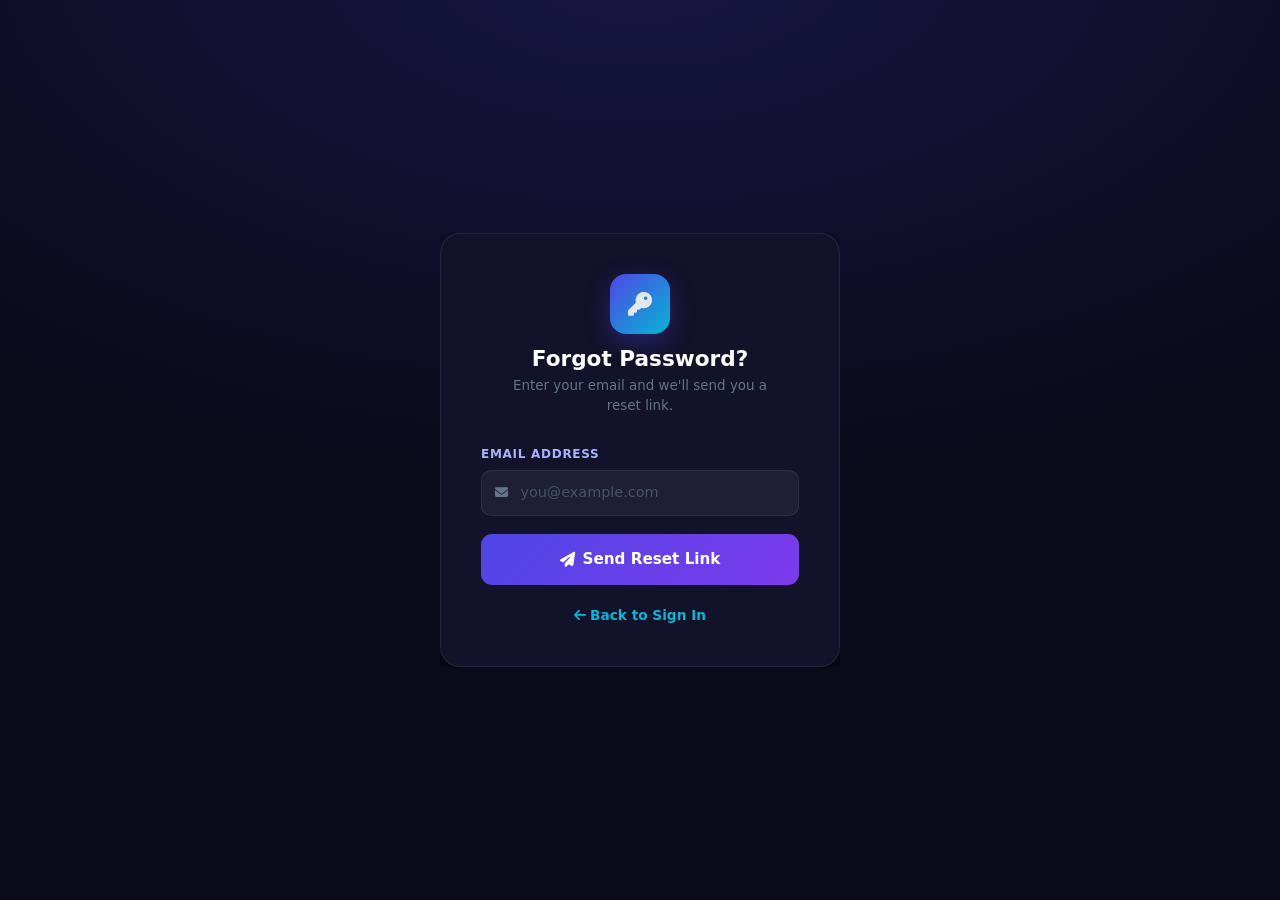
<file: templates/forgot_password.html>
<!DOCTYPE html>
<html lang="en">
<head>
<meta charset="UTF-8"/>
<meta name="viewport" content="width=device-width,initial-scale=1,maximum-scale=5"/>
<title>Forgot Password — DataAnalyst AI</title>
<link href="https://cdn.jsdelivr.net/npm/bootstrap@5.3.2/dist/css/bootstrap.min.css" rel="stylesheet"/>
<link href="https://cdnjs.cloudflare.com/ajax/libs/font-awesome/6.5.0/css/all.min.css" rel="stylesheet"/>
<style>
:root{--p:#4f46e5;--s:#7c3aed;--a:#06b6d4;--bg:#0a0a1a;--card:#12122a;--bdr:rgba(255,255,255,.08);--txt:#e2e8f0;--dim:#64748b;--muted:#475569}
*{box-sizing:border-box;margin:0;padding:0}
body{background:var(--bg);color:var(--txt);font-family:'Segoe UI',system-ui,sans-serif;min-height:100vh;display:flex;align-items:center;justify-content:center;padding:1rem;background-image:radial-gradient(ellipse 80% 60% at 50% -5%,rgba(79,70,229,.2),transparent)}
.auth-wrap{width:100%;max-width:400px}
.auth-card{background:var(--card);border:1px solid var(--bdr);border-radius:20px;padding:clamp(1.5rem,5vw,2.5rem);box-shadow:0 32px 80px rgba(0,0,0,.6)}
.logo{text-align:center;margin-bottom:1.8rem}
.logo-icon{width:60px;height:60px;border-radius:16px;margin:0 auto .75rem;background:linear-gradient(135deg,var(--p),var(--a));display:flex;align-items:center;justify-content:center;font-size:1.5rem;box-shadow:0 8px 24px rgba(79,70,229,.35)}
.logo h1{font-size:1.35rem;font-weight:800;color:#fff;margin-bottom:.25rem}
.logo p{color:var(--dim);font-size:.84rem;line-height:1.5;max-width:280px;margin:0 auto}
.alert-box{border-radius:10px;padding:.7rem 1rem;font-size:.84rem;display:none;margin-bottom:1rem;align-items:center;gap:.6rem}
.alert-box.error{background:rgba(239,68,68,.1);border:1px solid rgba(239,68,68,.25);color:#fca5a5}
.alert-box.success{background:rgba(34,197,94,.1);border:1px solid rgba(34,197,94,.25);color:#86efac}
.field{margin-bottom:1.1rem}
.field label{display:block;font-size:.75rem;font-weight:700;color:#a5b4fc;margin-bottom:.4rem;text-transform:uppercase;letter-spacing:.06em}
.input-wrap{position:relative}
.input-wrap .ico{position:absolute;left:.9rem;top:50%;transform:translateY(-50%);color:var(--dim);font-size:.82rem;pointer-events:none}
.input-wrap input{width:100%;background:rgba(255,255,255,.05);border:1px solid var(--bdr);border-radius:10px;color:var(--txt);padding:.72rem .9rem .72rem 2.4rem;font-size:clamp(.85rem,3vw,.9rem);outline:none;transition:all .2s;-webkit-appearance:none}
.input-wrap input:focus{border-color:var(--p);background:rgba(79,70,229,.08);box-shadow:0 0 0 3px rgba(79,70,229,.15)}
.input-wrap input::placeholder{color:var(--muted)}
.btn-submit{width:100%;background:linear-gradient(135deg,var(--p),var(--s));border:none;color:#fff;padding:.875rem;border-radius:11px;font-size:.95rem;font-weight:700;cursor:pointer;transition:all .2s;display:flex;align-items:center;justify-content:center;gap:.5rem}
.btn-submit:hover{opacity:.9;transform:translateY(-1px)}
.btn-submit:disabled{opacity:.45;cursor:not-allowed;transform:none}
.auth-footer{text-align:center;margin-top:1.3rem;font-size:.855rem;color:var(--dim)}
.auth-footer a{color:var(--a);font-weight:600;text-decoration:none}
.success-screen{display:none;text-align:center;padding:1rem 0}
.success-icon{font-size:3rem;margin-bottom:1rem}
.success-screen h3{font-size:1.1rem;font-weight:700;margin-bottom:.5rem}
.success-screen p{color:var(--dim);font-size:.875rem;line-height:1.6}
@media(max-width:480px){.auth-card{border-radius:14px;padding:1.4rem}.logo-icon{width:50px;height:50px}.logo h1{font-size:1.2rem}}
.auth-wrap{overflow-x:hidden}
</style>
</head>
<body>
<div class="auth-wrap">
  <div class="auth-card">

    <div class="logo">
      <div class="logo-icon"><i class="fas fa-key"></i></div>
      <h1>Forgot Password?</h1>
      <p>Enter your email and we'll send you a reset link.</p>
    </div>

    <div id="form-section">
      <div class="alert-box error" id="err-box"><i class="fas fa-exclamation-circle"></i><span id="err-msg"></span></div>

      <div class="field">
        <label>Email Address</label>
        <div class="input-wrap">
          <i class="fas fa-envelope ico"></i>
          <input type="email" id="email" placeholder="you@example.com"
                 autocomplete="email"
                 onkeydown="if(event.key==='Enter')sendReset()"/>
        </div>
      </div>

      <button class="btn-submit" id="btn-reset" onclick="sendReset()">
        <i class="fas fa-paper-plane"></i>Send Reset Link
      </button>

      <div class="auth-footer"><a href="/login"><i class="fas fa-arrow-left me-1"></i>Back to Sign In</a></div>
    </div>

    <div class="success-screen" id="success-screen">
      <div class="success-icon">📧</div>
      <h3>Check your email</h3>
      <p>If <strong id="sent-email"></strong> is registered, a reset link has been sent.<br/>
      Check your <strong>inbox and spam folder</strong> and click the link within 1 hour.</p>
      <p style="margin-top:.8rem;font-size:.78rem;color:var(--dim)">
        Didn't receive it? Make sure you used the correct email address.</p>
      <div class="auth-footer" style="margin-top:1.5rem"><a href="/login"><i class="fas fa-arrow-left me-1"></i>Back to Sign In</a></div>
    </div>

  </div>
</div>

<script>
async function sendReset() {
  const email = document.getElementById('email').value.trim();
  const btn   = document.getElementById('btn-reset');
  document.getElementById('err-box').style.display = 'none';
  if (!email) { showErr('Please enter your email address.'); return; }
  if (!/\S+@\S+\.\S+/.test(email)) { showErr('Please enter a valid email address.'); return; }
  btn.disabled = true;
  btn.innerHTML = '<i class="fas fa-spinner fa-spin"></i> Sending…';
  try {
    const res  = await fetch('/api/forgot-password', {
      method: 'POST',
      headers: {'Content-Type':'application/json'},
      body: JSON.stringify({email})
    });
    const data = await res.json();
    if (!res.ok) {
      showErr(data.error || 'Something went wrong. Please try again.');
      btn.disabled = false;
      btn.innerHTML = '<i class="fas fa-paper-plane"></i>Send Reset Link';
      return;
    }
    // Show success screen
    document.getElementById('form-section').style.display = 'none';
    document.getElementById('sent-email').textContent = email;
    document.getElementById('success-screen').style.display = 'block';
  } catch(e) {
    showErr('Network error. Please check your connection and try again.');
    btn.disabled = false;
    btn.innerHTML = '<i class="fas fa-paper-plane"></i>Send Reset Link';
  }
}
function showErr(msg) {
  document.getElementById('err-msg').textContent = msg;
  document.getElementById('err-box').style.display = 'flex';
}
</script>
</body>
</html>
</file>
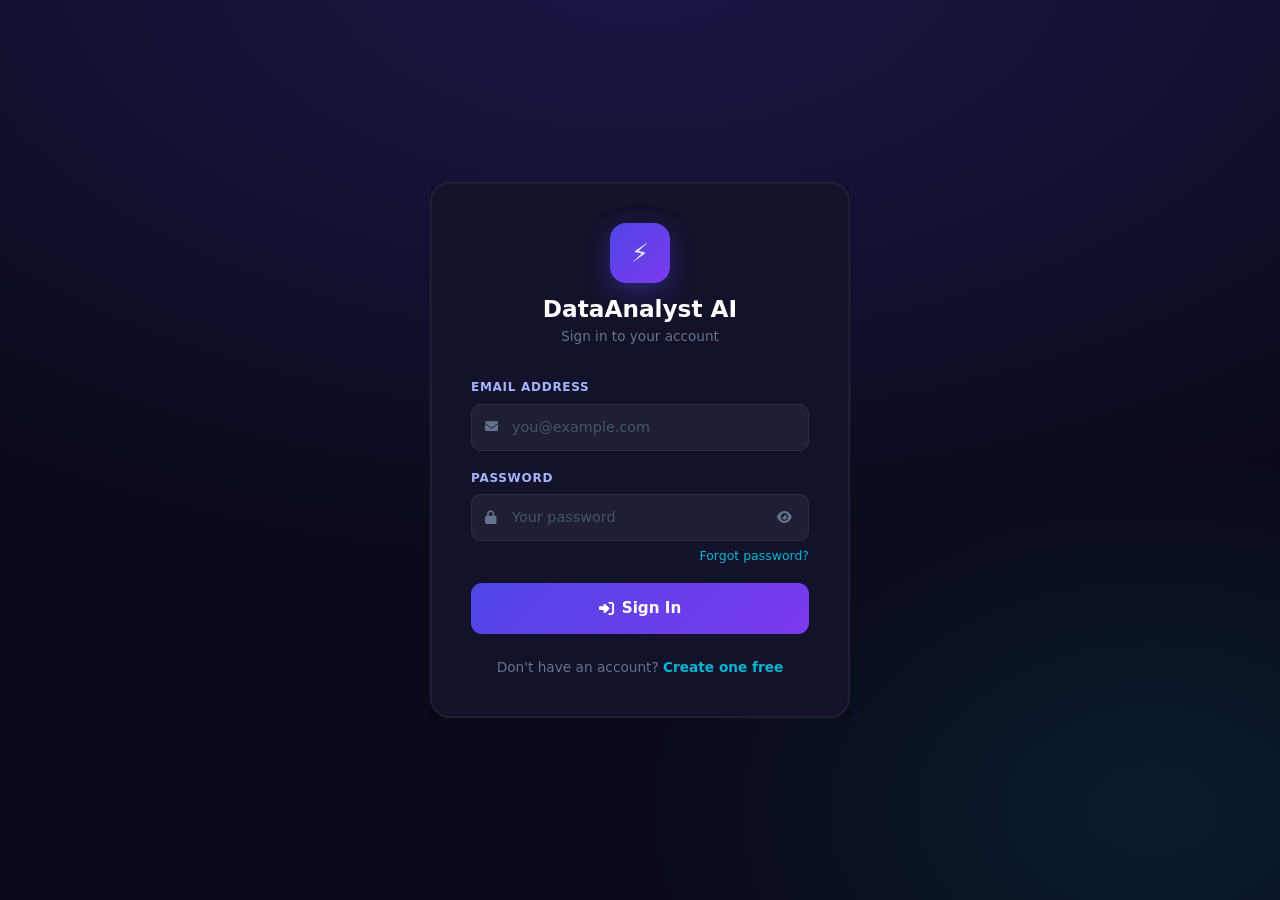
<file: templates/login.html>
<!DOCTYPE html>
<html lang="en">
<head>
<meta charset="UTF-8"/>
<meta name="viewport" content="width=device-width,initial-scale=1,maximum-scale=5"/>
<title>Sign In — DataAnalyst AI</title>
<link href="https://cdn.jsdelivr.net/npm/bootstrap@5.3.2/dist/css/bootstrap.min.css" rel="stylesheet"/>
<link href="https://cdnjs.cloudflare.com/ajax/libs/font-awesome/6.5.0/css/all.min.css" rel="stylesheet"/>
<style>
:root{
  --p:#4f46e5;--s:#7c3aed;--a:#06b6d4;--ok:#22c55e;--err:#ef4444;
  --bg:#0a0a1a;--card:#12122a;--bdr:rgba(255,255,255,.08);
  --txt:#e2e8f0;--dim:#64748b;--sub:#94a3b8;--muted:#475569
}
*{box-sizing:border-box;margin:0;padding:0}
html,body{height:100%}
body{
  background:var(--bg);color:var(--txt);
  font-family:'Segoe UI',system-ui,-apple-system,sans-serif;
  min-height:100vh;display:flex;align-items:center;justify-content:center;
  background-image:
    radial-gradient(ellipse 90% 70% at 50% -5%,rgba(79,70,229,.22),transparent),
    radial-gradient(ellipse 40% 40% at 90% 90%,rgba(6,182,212,.1),transparent);
  padding:1rem
}

/* Card */
.auth-wrap{width:100%;max-width:420px}
.auth-card{
  background:var(--card);border:1px solid var(--bdr);border-radius:20px;
  padding:clamp(1.5rem,5vw,2.5rem);
  box-shadow:0 32px 80px rgba(0,0,0,.6),0 0 0 1px rgba(255,255,255,.03) inset;
}

/* Logo */
.logo{text-align:center;margin-bottom:2rem}
.logo-icon{
  width:60px;height:60px;border-radius:16px;margin:0 auto .75rem;
  background:linear-gradient(135deg,var(--p),var(--s));
  display:flex;align-items:center;justify-content:center;
  font-size:1.6rem;box-shadow:0 8px 24px rgba(79,70,229,.4)
}
.logo h1{font-size:1.45rem;font-weight:800;color:#fff;margin-bottom:.2rem}
.logo p{color:var(--dim);font-size:.85rem}

/* Alert */
.alert-box{
  border-radius:10px;padding:.7rem 1rem;font-size:.84rem;
  display:none;margin-bottom:1.1rem;
  display:none;align-items:center;gap:.6rem
}
.alert-box.error{background:rgba(239,68,68,.1);border:1px solid rgba(239,68,68,.25);color:#fca5a5}
.alert-box.success{background:rgba(34,197,94,.1);border:1px solid rgba(34,197,94,.25);color:#86efac}

/* Form */
.field{margin-bottom:1.1rem}
.field label{
  display:block;font-size:.75rem;font-weight:700;color:#a5b4fc;
  margin-bottom:.45rem;text-transform:uppercase;letter-spacing:.06em
}
.input-wrap{position:relative}
.input-wrap .ico{
  position:absolute;left:.9rem;top:50%;transform:translateY(-50%);
  color:var(--dim);font-size:.82rem;pointer-events:none;transition:color .2s
}
.input-wrap input{
  width:100%;background:rgba(255,255,255,.05);border:1px solid var(--bdr);
  border-radius:10px;color:var(--txt);
  padding:.75rem 1rem .75rem 2.5rem;font-size:.9rem;
  outline:none;transition:all .2s;-webkit-appearance:none
}
.input-wrap input:focus{border-color:var(--p);background:rgba(79,70,229,.08);box-shadow:0 0 0 3px rgba(79,70,229,.15)}
.input-wrap input:focus ~ .ico, .input-wrap:focus-within .ico{color:#a5b4fc}
.input-wrap input::placeholder{color:var(--muted)}

/* Eye toggle */
.eye-btn{
  position:absolute;right:.85rem;top:50%;transform:translateY(-50%);
  background:none;border:none;color:var(--dim);cursor:pointer;padding:.2rem;
  font-size:.82rem;transition:color .2s
}
.eye-btn:hover{color:var(--sub)}

/* Forgot */
.forgot-row{display:flex;justify-content:flex-end;margin-top:.35rem}
.forgot-row a{font-size:.78rem;color:var(--a);text-decoration:none;transition:opacity .2s}
.forgot-row a:hover{opacity:.7}

/* Submit btn */
.btn-submit{
  width:100%;background:linear-gradient(135deg,var(--p),var(--s));
  border:none;color:#fff;padding:.875rem;border-radius:11px;
  font-size:.95rem;font-weight:700;cursor:pointer;
  transition:all .2s;margin-top:.3rem;
  display:flex;align-items:center;justify-content:center;gap:.5rem
}
.btn-submit:hover{opacity:.9;transform:translateY(-1px);box-shadow:0 8px 24px rgba(79,70,229,.35)}
.btn-submit:active{transform:translateY(0)}
.btn-submit:disabled{opacity:.45;cursor:not-allowed;transform:none;box-shadow:none}

/* Divider */
.or-divider{
  text-align:center;margin:1.3rem 0;position:relative;
  color:var(--muted);font-size:.8rem
}
.or-divider::before,.or-divider::after{
  content:'';position:absolute;top:50%;
  width:44%;height:1px;background:var(--bdr)
}
.or-divider::before{left:0}.or-divider::after{right:0}

/* Google btn */
.btn-google{
  width:100%;background:rgba(255,255,255,.06);border:1px solid var(--bdr);
  border-radius:11px;padding:.8rem;color:var(--txt);
  font-size:.9rem;font-weight:600;cursor:pointer;
  display:flex;align-items:center;justify-content:center;gap:.65rem;
  transition:all .2s;text-decoration:none
}
.btn-google:hover{background:rgba(255,255,255,.1);border-color:rgba(255,255,255,.15);color:#fff}
.btn-google img{width:18px;height:18px}

/* Footer link */
.auth-footer{
  text-align:center;margin-top:1.4rem;
  font-size:.855rem;color:var(--dim)
}
.auth-footer a{color:var(--a);font-weight:600;text-decoration:none}
.auth-footer a:hover{text-decoration:underline}

/* Mobile tweaks */
@media(max-width:480px){
  .auth-card{border-radius:16px;padding:1.5rem}
  .logo-icon{width:52px;height:52px;font-size:1.4rem;border-radius:14px}
  .logo h1{font-size:1.3rem}
}
@media(max-width:400px){.auth-card{border-radius:14px;padding:1.4rem}.logo-icon{width:50px;height:50px;font-size:1.3rem}.logo h1{font-size:1.2rem}.btn-submit{padding:.75rem}}
.auth-wrap{overflow-x:hidden}
</style>
</head>
<body>
<div class="auth-wrap">
  <div class="auth-card">

    <div class="logo">
      <div class="logo-icon">⚡</div>
      <h1>DataAnalyst AI</h1>
      <p>Sign in to your account</p>
    </div>

    <div class="alert-box error" id="err-box"><i class="fas fa-exclamation-circle"></i><span id="err-msg"></span></div>
    <div class="alert-box success" id="ok-box"><i class="fas fa-check-circle"></i><span id="ok-msg"></span></div>

    <div class="field">
      <label>Email Address</label>
      <div class="input-wrap">
        <i class="fas fa-envelope ico"></i>
        <input type="email" id="email" placeholder="you@example.com" autocomplete="email"/>
      </div>
    </div>

    <div class="field">
      <label>Password</label>
      <div class="input-wrap">
        <i class="fas fa-lock ico"></i>
        <input type="password" id="password" placeholder="Your password"
               autocomplete="current-password"
               onkeydown="if(event.key==='Enter')login()"/>
        <button type="button" class="eye-btn" onclick="togglePwd('password',this)" tabindex="-1">
          <i class="fas fa-eye"></i>
        </button>
      </div>
      <div class="forgot-row"><a href="/forgot-password">Forgot password?</a></div>
    </div>

    <button class="btn-submit" id="btn-login" onclick="login()">
      <i class="fas fa-sign-in-alt"></i>Sign In
    </button>

    <div class="auth-footer">Don't have an account? <a href="/register">Create one free</a></div>
  </div>
</div>

<script>
function togglePwd(id, btn) {
  const inp = document.getElementById(id);
  const ico = btn.querySelector('i');
  if (inp.type === 'password') {
    inp.type = 'text'; ico.className = 'fas fa-eye-slash';
  } else {
    inp.type = 'password'; ico.className = 'fas fa-eye';
  }
}
function showErr(msg) {
  document.getElementById('err-msg').textContent = msg;
  const b = document.getElementById('err-box');
  b.style.display = 'flex';
  document.getElementById('ok-box').style.display = 'none';
}
function showOk(msg) {
  document.getElementById('ok-msg').textContent = msg;
  const b = document.getElementById('ok-box');
  b.style.display = 'flex';
  document.getElementById('err-box').style.display = 'none';
}
async function login() {
  const email = document.getElementById('email').value.trim();
  const pwd   = document.getElementById('password').value;
  const btn   = document.getElementById('btn-login');
  if (!email || !pwd) { showErr('Please fill in all fields.'); return; }
  btn.disabled = true;
  btn.innerHTML = '<i class="fas fa-spinner fa-spin"></i> Signing in…';
  try {
    const res  = await fetch('/api/login', {
      method: 'POST',
      headers: {'Content-Type':'application/json'},
      body: JSON.stringify({email, password: pwd})
    });
    const data = await res.json();
    if (!res.ok) {
      showErr(data.error || 'Login failed. Check your credentials.');
      btn.disabled = false;
      btn.innerHTML = '<i class="fas fa-sign-in-alt"></i>Sign In';
      return;
    }
    showOk('Welcome back! Redirecting…');
    setTimeout(() => { window.location.href = '/'; }, 900);
  } catch(e) {
    showErr('Network error. Please try again.');
    btn.disabled = false;
    btn.innerHTML = '<i class="fas fa-sign-in-alt"></i>Sign In';
  }
}
</script>
</body>
</html>
</file>
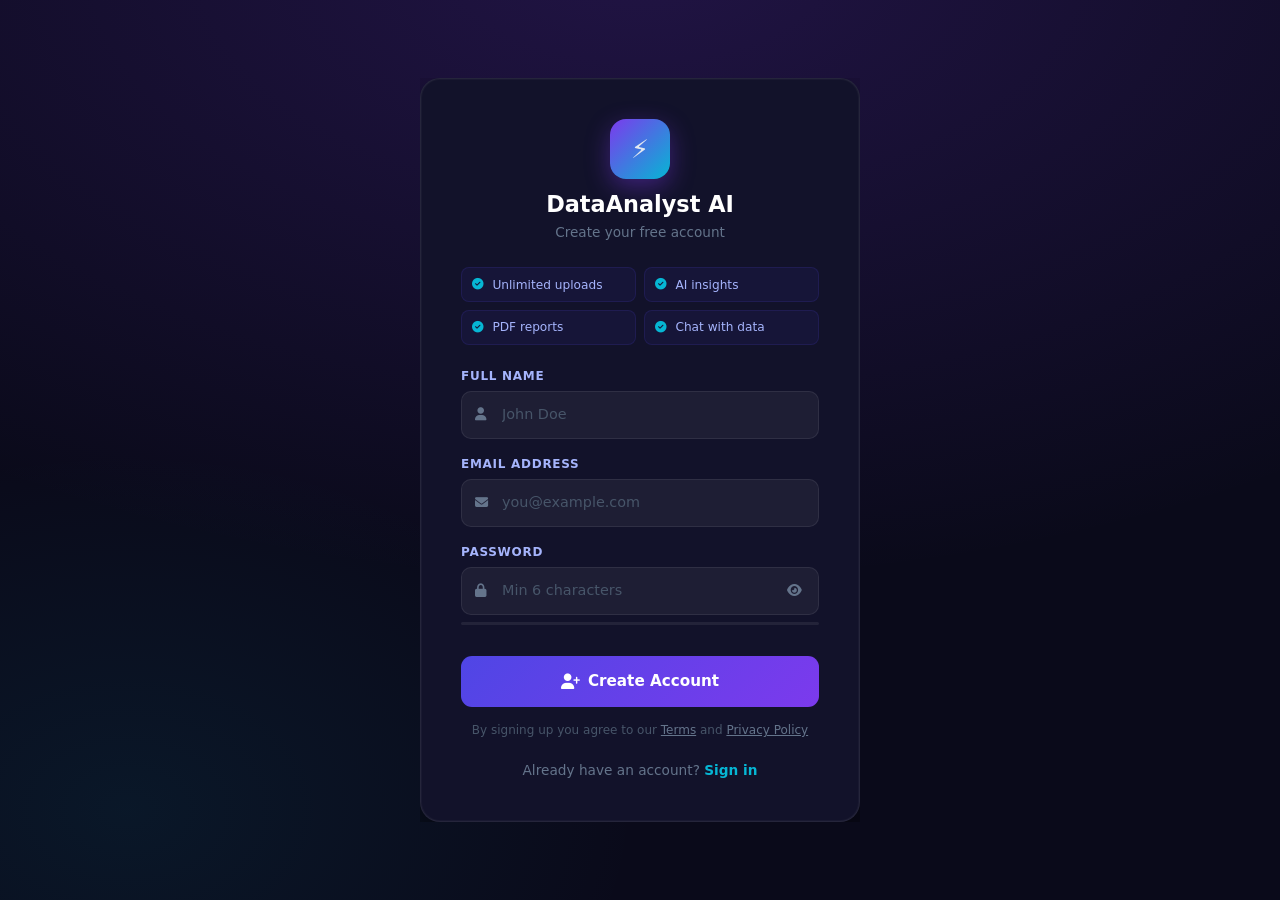
<file: templates/register.html>
<!DOCTYPE html>
<html lang="en">
<head>
<meta charset="UTF-8"/>
<meta name="viewport" content="width=device-width,initial-scale=1,maximum-scale=5"/>
<title>Create Account — DataAnalyst AI</title>
<link href="https://cdn.jsdelivr.net/npm/bootstrap@5.3.2/dist/css/bootstrap.min.css" rel="stylesheet"/>
<link href="https://cdnjs.cloudflare.com/ajax/libs/font-awesome/6.5.0/css/all.min.css" rel="stylesheet"/>
<style>
:root{
  --p:#4f46e5;--s:#7c3aed;--a:#06b6d4;--ok:#22c55e;--err:#ef4444;
  --bg:#0a0a1a;--card:#12122a;--bdr:rgba(255,255,255,.08);
  --txt:#e2e8f0;--dim:#64748b;--sub:#94a3b8;--muted:#475569
}
*{box-sizing:border-box;margin:0;padding:0}
body{
  background:var(--bg);color:var(--txt);
  font-family:'Segoe UI',system-ui,-apple-system,sans-serif;
  min-height:100vh;display:flex;align-items:center;justify-content:center;
  background-image:
    radial-gradient(ellipse 90% 70% at 50% -5%,rgba(124,58,237,.2),transparent),
    radial-gradient(ellipse 40% 40% at 10% 90%,rgba(6,182,212,.08),transparent);
  padding:1.5rem 1rem
}
.auth-wrap{width:100%;max-width:440px}
.auth-card{
  background:var(--card);border:1px solid var(--bdr);border-radius:20px;
  padding:clamp(1.5rem,5vw,2.5rem);
  box-shadow:0 32px 80px rgba(0,0,0,.6),0 0 0 1px rgba(255,255,255,.03) inset
}
.logo{text-align:center;margin-bottom:1.6rem}
.logo-icon{
  width:60px;height:60px;border-radius:16px;margin:0 auto .75rem;
  background:linear-gradient(135deg,var(--s),var(--a));
  display:flex;align-items:center;justify-content:center;
  font-size:1.6rem;box-shadow:0 8px 24px rgba(124,58,237,.4)
}
.logo h1{font-size:1.4rem;font-weight:800;color:#fff;margin-bottom:.2rem}
.logo p{color:var(--dim);font-size:.85rem}

/* Benefits */
.benefits{
  display:grid;grid-template-columns:1fr 1fr;gap:.5rem;
  margin-bottom:1.4rem
}
.ben{
  display:flex;align-items:center;gap:.5rem;
  background:rgba(79,70,229,.08);border:1px solid rgba(79,70,229,.15);
  border-radius:8px;padding:.45rem .65rem;
  font-size:.76rem;color:#a5b4fc
}
.ben i{color:var(--a);flex-shrink:0;font-size:.72rem}
@media(max-width:360px){.benefits{grid-template-columns:1fr}}

/* Alert */
.alert-box{
  border-radius:10px;padding:.7rem 1rem;font-size:.84rem;
  display:none;margin-bottom:1rem;align-items:center;gap:.6rem
}
.alert-box.error{background:rgba(239,68,68,.1);border:1px solid rgba(239,68,68,.25);color:#fca5a5}
.alert-box.success{background:rgba(34,197,94,.1);border:1px solid rgba(34,197,94,.25);color:#86efac}

/* Form */
.field{margin-bottom:1rem}
.field label{
  display:block;font-size:.75rem;font-weight:700;color:#a5b4fc;
  margin-bottom:.4rem;text-transform:uppercase;letter-spacing:.06em
}
.input-wrap{position:relative}
.input-wrap .ico{
  position:absolute;left:.9rem;top:50%;transform:translateY(-50%);
  color:var(--dim);font-size:.82rem;pointer-events:none;transition:color .2s
}
.input-wrap input{
  width:100%;background:rgba(255,255,255,.05);border:1px solid var(--bdr);
  border-radius:10px;color:var(--txt);
  padding:.75rem 1rem .75rem 2.5rem;font-size:.9rem;
  outline:none;transition:all .2s;-webkit-appearance:none
}
.input-wrap input:focus{border-color:var(--p);background:rgba(79,70,229,.08);box-shadow:0 0 0 3px rgba(79,70,229,.15)}
.input-wrap:focus-within .ico{color:#a5b4fc}
.input-wrap input::placeholder{color:var(--muted)}
.eye-btn{
  position:absolute;right:.85rem;top:50%;transform:translateY(-50%);
  background:none;border:none;color:var(--dim);cursor:pointer;
  padding:.2rem;font-size:.82rem;transition:color .2s
}
.eye-btn:hover{color:var(--sub)}

/* Strength bar */
.strength-bar{height:3px;background:rgba(255,255,255,.07);border-radius:99px;margin-top:.45rem;overflow:hidden}
.strength-fill{height:100%;border-radius:99px;transition:width .3s,background .3s;width:0%}
.strength-hint{font-size:.73rem;margin-top:.2rem;min-height:1em}

/* Submit */
.btn-submit{
  width:100%;background:linear-gradient(135deg,var(--p),var(--s));
  border:none;color:#fff;padding:.875rem;border-radius:11px;
  font-size:.95rem;font-weight:700;cursor:pointer;
  transition:all .2s;margin-top:.3rem;
  display:flex;align-items:center;justify-content:center;gap:.5rem
}
.btn-submit:hover{opacity:.9;transform:translateY(-1px);box-shadow:0 8px 24px rgba(79,70,229,.35)}
.btn-submit:active{transform:translateY(0)}
.btn-submit:disabled{opacity:.45;cursor:not-allowed;transform:none;box-shadow:none}

.or-divider{
  text-align:center;margin:1.2rem 0;position:relative;
  color:var(--muted);font-size:.8rem
}
.or-divider::before,.or-divider::after{
  content:'';position:absolute;top:50%;
  width:44%;height:1px;background:var(--bdr)
}
.or-divider::before{left:0}.or-divider::after{right:0}

.btn-google{
  width:100%;background:rgba(255,255,255,.06);border:1px solid var(--bdr);
  border-radius:11px;padding:.8rem;color:var(--txt);
  font-size:.9rem;font-weight:600;cursor:pointer;
  display:flex;align-items:center;justify-content:center;gap:.65rem;
  transition:all .2s;text-decoration:none
}
.btn-google:hover{background:rgba(255,255,255,.1);border-color:rgba(255,255,255,.15);color:#fff}
.btn-google img{width:18px;height:18px}

.auth-footer{text-align:center;margin-top:1.3rem;font-size:.855rem;color:var(--dim)}
.auth-footer a{color:var(--a);font-weight:600;text-decoration:none}
.auth-footer a:hover{text-decoration:underline}

.terms{font-size:.75rem;color:var(--muted);text-align:center;margin-top:.9rem;line-height:1.5}
.terms a{color:var(--dim);text-decoration:underline}
@media(max-width:400px){.auth-card{border-radius:14px;padding:1.4rem}.logo-icon{width:50px;height:50px;font-size:1.3rem}.logo h1{font-size:1.2rem}.btn-submit{padding:.75rem}}
.auth-wrap{overflow-x:hidden}
</style>
</head>
<body>
<div class="auth-wrap">
  <div class="auth-card">

    <div class="logo">
      <div class="logo-icon">⚡</div>
      <h1>DataAnalyst AI</h1>
      <p>Create your free account</p>
    </div>

    <div class="benefits">
      <div class="ben"><i class="fas fa-check-circle"></i>Unlimited uploads</div>
      <div class="ben"><i class="fas fa-check-circle"></i>AI insights</div>
      <div class="ben"><i class="fas fa-check-circle"></i>PDF reports</div>
      <div class="ben"><i class="fas fa-check-circle"></i>Chat with data</div>
    </div>

    <div class="alert-box error" id="err-box"><i class="fas fa-exclamation-circle"></i><span id="err-msg"></span></div>
    <div class="alert-box success" id="ok-box"><i class="fas fa-check-circle"></i><span id="ok-msg"></span></div>

    <div class="field">
      <label>Full Name</label>
      <div class="input-wrap">
        <i class="fas fa-user ico"></i>
        <input type="text" id="name" placeholder="John Doe" autocomplete="name"/>
      </div>
    </div>

    <div class="field">
      <label>Email Address</label>
      <div class="input-wrap">
        <i class="fas fa-envelope ico"></i>
        <input type="email" id="email" placeholder="you@example.com" autocomplete="email"/>
      </div>
    </div>

    <div class="field">
      <label>Password</label>
      <div class="input-wrap">
        <i class="fas fa-lock ico"></i>
        <input type="password" id="password" placeholder="Min 6 characters"
               autocomplete="new-password"
               oninput="checkStrength(this.value)"
               onkeydown="if(event.key==='Enter')register()"/>
        <button type="button" class="eye-btn" onclick="togglePwd('password',this)" tabindex="-1">
          <i class="fas fa-eye"></i>
        </button>
      </div>
      <div class="strength-bar"><div class="strength-fill" id="str-fill"></div></div>
      <p class="strength-hint" id="str-hint"></p>
    </div>

    <button class="btn-submit" id="btn-reg" onclick="register()">
      <i class="fas fa-user-plus"></i>Create Account
    </button>

    <p class="terms">By signing up you agree to our <a href="#">Terms</a> and <a href="#">Privacy Policy</a></p>

    <div class="auth-footer">Already have an account? <a href="/login">Sign in</a></div>
  </div>
</div>

<script>
function togglePwd(id, btn) {
  const inp = document.getElementById(id);
  const ico = btn.querySelector('i');
  inp.type = inp.type === 'password' ? 'text' : 'password';
  ico.className = inp.type === 'password' ? 'fas fa-eye' : 'fas fa-eye-slash';
}
function checkStrength(pwd) {
  let s = 0;
  if (pwd.length >= 6)  s++;
  if (pwd.length >= 10) s++;
  if (/[A-Z]/.test(pwd)) s++;
  if (/[0-9]/.test(pwd)) s++;
  if (/[^A-Za-z0-9]/.test(pwd)) s++;
  const lvl = [
    {w:'0%',  c:'',         t:''},
    {w:'25%', c:'#ef4444',  t:'Weak'},
    {w:'50%', c:'#f59e0b',  t:'Fair'},
    {w:'75%', c:'#06b6d4',  t:'Good'},
    {w:'100%',c:'#22c55e',  t:'Strong ✓'},
  ];
  const l = lvl[Math.min(s, 4)];
  const f = document.getElementById('str-fill');
  const h = document.getElementById('str-hint');
  f.style.width = l.w; f.style.background = l.c;
  h.textContent = l.t; h.style.color = l.c;
}
function showErr(msg) {
  document.getElementById('err-msg').textContent = msg;
  document.getElementById('err-box').style.display = 'flex';
  document.getElementById('ok-box').style.display = 'none';
}
function showOk(msg) {
  document.getElementById('ok-msg').textContent = msg;
  document.getElementById('ok-box').style.display = 'flex';
  document.getElementById('err-box').style.display = 'none';
}
async function register() {
  const name  = document.getElementById('name').value.trim();
  const email = document.getElementById('email').value.trim();
  const pwd   = document.getElementById('password').value;
  const btn   = document.getElementById('btn-reg');
  document.getElementById('err-box').style.display = 'none';
  document.getElementById('ok-box').style.display = 'none';
  if (!name || !email || !pwd) { showErr('Please fill in all fields.'); return; }
  if (pwd.length < 6) { showErr('Password must be at least 6 characters.'); return; }
  btn.disabled = true;
  btn.innerHTML = '<i class="fas fa-spinner fa-spin"></i> Creating account…';
  try {
    const res  = await fetch('/api/register', {
      method: 'POST',
      headers: {'Content-Type':'application/json'},
      body: JSON.stringify({name, email, password: pwd})
    });
    const data = await res.json();
    if (!res.ok) {
      showErr(data.error || 'Registration failed.');
      btn.disabled = false;
      btn.innerHTML = '<i class="fas fa-user-plus"></i>Create Account';
      return;
    }
    showOk('Account created! Redirecting…');
    setTimeout(() => { window.location.href = '/'; }, 1000);
  } catch(e) {
    showErr('Network error. Please try again.');
    btn.disabled = false;
    btn.innerHTML = '<i class="fas fa-user-plus"></i>Create Account';
  }
}
</script>
</body>
</html>
</file>
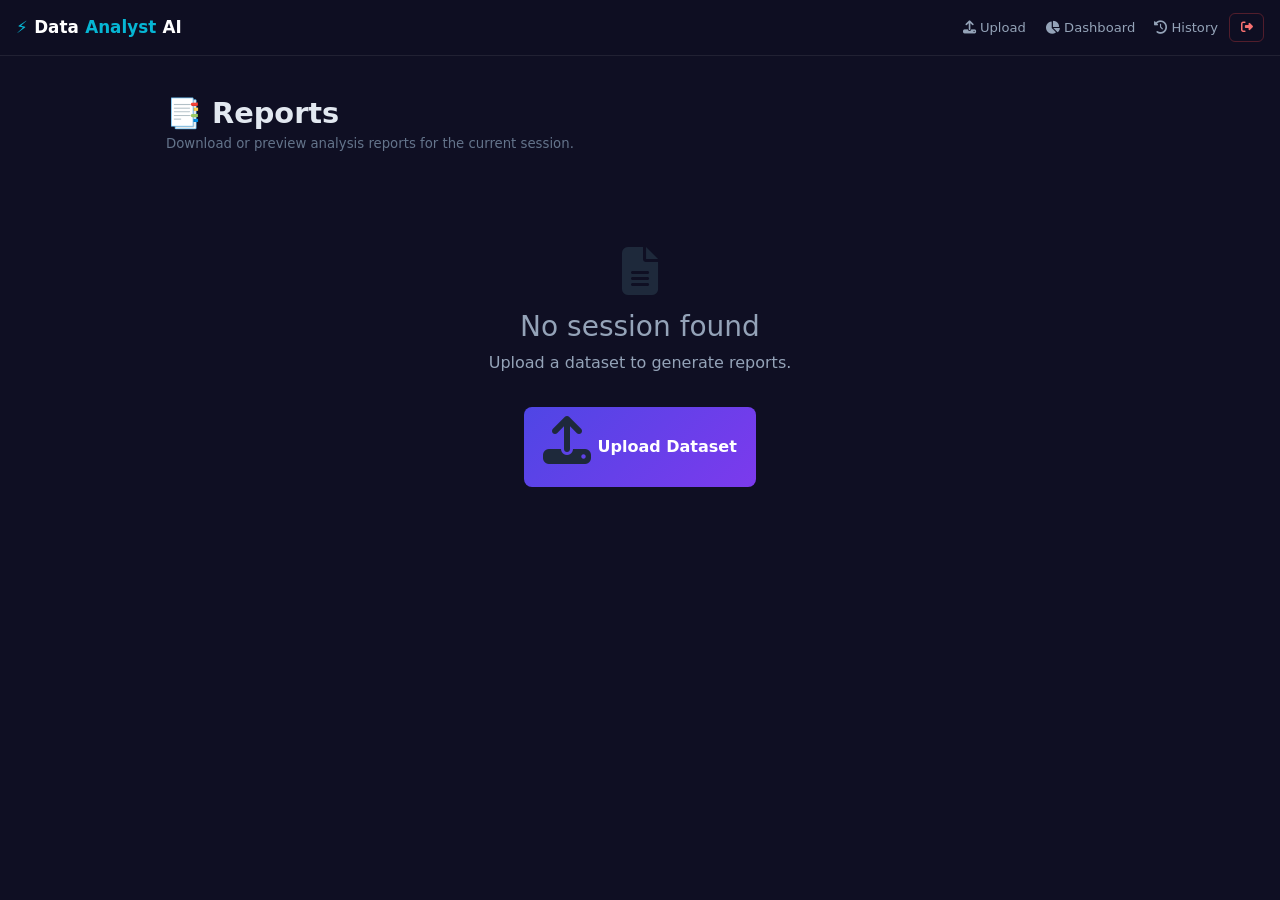
<file: templates/report.html>
<!DOCTYPE html>
<html lang="en">
<head>
<meta charset="UTF-8"/>
<meta name="viewport" content="width=device-width,initial-scale=1,maximum-scale=5"/>
<title>Reports — DataAnalyst AI</title>
<link href="https://cdn.jsdelivr.net/npm/bootstrap@5.3.2/dist/css/bootstrap.min.css" rel="stylesheet"/>
<link href="https://cdnjs.cloudflare.com/ajax/libs/font-awesome/6.5.0/css/all.min.css" rel="stylesheet"/>
<style>
:root{--p:#4f46e5;--s:#7c3aed;--a:#06b6d4;--ok:#22c55e;--err:#ef4444;--warn:#f59e0b;
  --bg:#0f0f23;--card:#1a1a2e;--surf:#0f172a;--bdr:rgba(255,255,255,.08);--txt:#e2e8f0;--dim:#64748b;--sub:#94a3b8}
*{box-sizing:border-box;margin:0;padding:0}
body{background:var(--bg);color:var(--txt);font-family:'Segoe UI',system-ui,sans-serif;min-height:100vh}
a{text-decoration:none;color:inherit}
nav{background:rgba(15,15,35,.96);backdrop-filter:blur(12px);border-bottom:1px solid var(--bdr);
  padding:.8rem 1rem;display:flex;align-items:center;justify-content:space-between;
  position:sticky;top:0;z-index:200;gap:.5rem}
.brand{font-weight:800;font-size:1.05rem;color:#fff;display:flex;align-items:center;gap:.4rem}
.brand span{color:var(--a)}
.nav-links{display:flex;align-items:center;gap:.2rem}
.nav-links a{color:var(--sub);padding:.3rem .5rem;font-size:.82rem;transition:color .2s}
.nav-links a:hover{color:#fff}
.btn-logout{background:transparent;border:1px solid rgba(239,68,68,.3);color:#f87171;
  padding:.28rem .65rem;border-radius:6px;font-size:.74rem;cursor:pointer;transition:all .2s}
.btn-logout:hover{background:rgba(239,68,68,.1)}
.wrap{max-width:980px;margin:0 auto;padding:clamp(1.2rem,4vw,2.5rem) 1rem}
.page-header{margin-bottom:1.8rem}
.page-header h1{font-size:clamp(1.3rem,4vw,1.8rem);font-weight:800;margin-bottom:.25rem}
.page-header p{color:var(--dim);font-size:.83rem}
.session-box{background:var(--surf);border:1px solid var(--bdr);border-radius:12px;
  padding:1rem 1.2rem;margin-bottom:1.8rem;display:flex;align-items:center;
  justify-content:space-between;flex-wrap:wrap;gap:.75rem}
.session-box .lbl{font-size:.7rem;color:var(--dim);text-transform:uppercase;letter-spacing:.06em;margin-bottom:.15rem}
.session-box .val{font-size:.85rem;font-weight:600;font-family:monospace;color:var(--txt);word-break:break-all}
.pill{padding:.22rem .75rem;border-radius:99px;font-size:.74rem;font-weight:700}
.pill-ok{background:rgba(34,197,94,.15);color:var(--ok)}
.pill-pend{background:rgba(245,158,11,.12);color:var(--warn)}
.pill-err{background:rgba(239,68,68,.12);color:var(--err)}
.meta-grid{display:grid;grid-template-columns:repeat(2,1fr);gap:.75rem;margin-bottom:1.8rem}
@media(min-width:480px){.meta-grid{grid-template-columns:repeat(4,1fr)}}
.mc{background:var(--card);border:1px solid var(--bdr);border-radius:10px;padding:.9rem}
.mc .lbl{font-size:.68rem;color:var(--dim);text-transform:uppercase;letter-spacing:.06em;margin-bottom:.25rem}
.mc .val{font-size:1.1rem;font-weight:700}
.mc .sub{font-size:.74rem;color:var(--sub);margin-top:.1rem}
.report-grid{display:grid;grid-template-columns:1fr;gap:.9rem;margin-bottom:1.8rem}
@media(min-width:540px){.report-grid{grid-template-columns:repeat(2,1fr)}}
.rcard{background:var(--card);border:1px solid var(--bdr);border-radius:14px;padding:1.3rem;
  transition:all .2s;position:relative;overflow:hidden}
.rcard::before{content:'';position:absolute;top:0;left:0;right:0;height:3px}
.rcard.html::before{background:linear-gradient(90deg,var(--a),var(--p))}
.rcard.pdf::before{background:linear-gradient(90deg,var(--err),#f97316)}
.rcard:hover{border-color:rgba(79,70,229,.35);transform:translateY(-2px)}
.rcard-icon{width:46px;height:46px;border-radius:11px;display:flex;align-items:center;
  justify-content:center;font-size:1.3rem;margin-bottom:.9rem}
.rcard.html .rcard-icon{background:rgba(6,182,212,.12);color:var(--a)}
.rcard.pdf  .rcard-icon{background:rgba(239,68,68,.12);color:var(--err)}
.rcard h3{font-size:.95rem;font-weight:700;margin-bottom:.3rem}
.rcard p{font-size:.83rem;color:var(--sub);line-height:1.65;margin-bottom:1rem}
.rcard-btns{display:flex;gap:.5rem;flex-wrap:wrap}
.btn-g{background:linear-gradient(135deg,var(--p),var(--s));border:none;color:#fff;
  padding:.44rem .95rem;border-radius:8px;font-size:.82rem;font-weight:600;
  cursor:pointer;text-decoration:none;display:inline-flex;align-items:center;gap:.35rem;transition:opacity .2s}
.btn-g:hover{opacity:.85;color:#fff}
.btn-o{background:transparent;border:1px solid var(--bdr);color:var(--sub);
  padding:.44rem .95rem;border-radius:8px;font-size:.82rem;cursor:pointer;
  text-decoration:none;display:inline-flex;align-items:center;gap:.35rem;transition:all .2s}
.btn-o:hover{border-color:var(--a);color:var(--a)}
.btn-red{background:linear-gradient(135deg,#dc2626,#ea580c);border:none;color:#fff;
  padding:.44rem .95rem;border-radius:8px;font-size:.82rem;font-weight:600;
  cursor:pointer;text-decoration:none;display:inline-flex;align-items:center;gap:.35rem;transition:opacity .2s}
.btn-red:hover{opacity:.85;color:#fff}
.preview-section h3{font-size:.88rem;font-weight:700;color:#a5b4fc;margin-bottom:.85rem;
  display:flex;align-items:center;gap:.5rem}
.preview-section h3::after{content:'';flex:1;height:1px;background:var(--bdr)}
.preview-placeholder{width:100%;height:clamp(140px,20vw,180px);border:2px dashed rgba(79,70,229,.25);
  border-radius:12px;display:flex;align-items:center;justify-content:center;
  flex-direction:column;gap:.6rem;color:var(--dim);cursor:pointer;transition:all .2s}
.preview-placeholder:hover{border-color:var(--p);background:rgba(79,70,229,.04)}
.preview-placeholder i{font-size:2rem;color:#1e293b}
.preview-frame{width:100%;height:clamp(400px,60vw,620px);border:1px solid var(--bdr);
  border-radius:12px;background:#fff;display:none}
.empty{text-align:center;padding:4rem 1.5rem;color:var(--sub)}
.empty i{font-size:3rem;color:#1e293b;display:block;margin-bottom:.9rem}
#toast-wrap{position:fixed;top:1rem;right:1rem;z-index:9999;display:flex;flex-direction:column;gap:.45rem;max-width:calc(100vw - 2rem)}
.toast-msg{background:#1e293b;border:1px solid var(--bdr);border-radius:8px;padding:.6rem .9rem;
  font-size:.82rem;color:var(--txt);max-width:300px;display:flex;align-items:center;gap:.45rem;animation:tIn .25s ease}
@keyframes tIn{from{opacity:0;transform:translateX(30px)}to{opacity:1;transform:translateX(0)}}
.tw{-webkit-overflow-scrolling:touch}
</style>
</head>
<body>
<nav>
  <div class="brand"><span>⚡</span>Data<span>Analyst</span> AI</div>
  <div class="nav-links">
    <a href="/"><i class="fas fa-upload"></i><span class="d-none d-sm-inline ms-1">Upload</span></a>
    <a href="/dashboard"><i class="fas fa-chart-pie"></i><span class="d-none d-sm-inline ms-1">Dashboard</span></a>
    <a href="/history"><i class="fas fa-history"></i><span class="d-none d-sm-inline ms-1">History</span></a>
    <button class="btn-logout" onclick="logout()"><i class="fas fa-sign-out-alt"></i></button>
  </div>
</nav>

<div class="wrap">
  <div class="page-header">
    <h1>📑 Reports</h1>
    <p>Download or preview analysis reports for the current session.</p>
  </div>
  <div id="content"></div>
</div>
<div id="toast-wrap"></div>

<script>
const SID=localStorage.getItem('ada_session_id');
async function render(){
  const el=document.getElementById('content');
  if(!SID){
    el.innerHTML=`<div class="empty"><i class="fas fa-file-alt"></i><h3>No session found</h3>
    <p>Upload a dataset to generate reports.</p>
    <a href="/" style="display:inline-flex;align-items:center;gap:.4rem;margin-top:1rem;
      background:linear-gradient(135deg,#4f46e5,#7c3aed);color:#fff;padding:.55rem 1.2rem;
      border-radius:8px;font-weight:600;text-decoration:none">
      <i class="fas fa-upload"></i>Upload Dataset</a></div>`;
    return;
  }
  let data={};
  try{const r=await fetch('/status/'+SID);data=await r.json()}catch(e){}
  const isComplete=data.status==='complete';
  const u=data.understanding||{}, s=u.shape||{}, ins=data.insights||{};
  const quality=ins.data_quality_score||'—';
  const qc=quality>=80?'#22c55e':quality>=60?'#f59e0b':'#ef4444';
  const pillCls=isComplete?'pill-ok':data.status==='failed'?'pill-err':'pill-pend';
  const pillTxt=isComplete?'✅ Complete':data.status==='failed'?'❌ Failed':'⏳ '+(data.status||'Pending');

  el.innerHTML=`
  <div class="session-box">
    <div><div class="lbl">Session ID</div><div class="val">${SID}</div></div>
    <div><div class="lbl">File</div><div class="val">${u.filename||'—'}</div></div>
    <div><div class="lbl">Status</div><span class="pill ${pillCls}">${pillTxt}</span></div>
    <a href="/dashboard" class="btn-g"><i class="fas fa-chart-pie"></i><span class="d-none d-sm-inline">Dashboard</span></a>
  </div>

  ${isComplete?`
  <div class="meta-grid">
    <div class="mc"><div class="lbl">Rows</div><div class="val">${(s.rows||0).toLocaleString()}</div></div>
    <div class="mc"><div class="lbl">Columns</div><div class="val">${s.cols||'—'}</div></div>
    <div class="mc"><div class="lbl">Quality</div><div class="val" style="color:${qc}">${quality}/100</div></div>
    <div class="mc"><div class="lbl">Missing</div><div class="val">${(u.total_missing||0).toLocaleString()}</div>
      <div class="sub">${(u.total_missing_pct||0).toFixed(1)}% of data</div></div>
  </div>`:''}

  <div class="report-grid">
    <div class="rcard html">
      <div class="rcard-icon"><i class="fas fa-globe"></i></div>
      <h3>HTML Report</h3>
      <p>Interactive dark-themed report with embedded charts, EDA tables, and AI insights. Fully self-contained.</p>
      <div class="rcard-btns">
        ${isComplete
          ?`<a href="/report/${SID}" target="_blank" class="btn-g"><i class="fas fa-external-link-alt"></i>Open</a>
            <button class="btn-o" onclick="loadPreview()"><i class="fas fa-eye"></i>Preview</button>`
          :`<span style="color:var(--dim);font-size:.83rem">Run analysis first</span>`}
      </div>
    </div>
    <div class="rcard pdf">
      <div class="rcard-icon"><i class="fas fa-file-pdf"></i></div>
      <h3>PDF Report</h3>
      <p>Professional ReportLab PDF with data tables, charts and AI insights. Generated server-side.</p>
      <div class="rcard-btns">
        ${isComplete
          ?`<a href="/report/pdf/${SID}" download class="btn-red"><i class="fas fa-download"></i>Download PDF</a>`
          :`<span style="color:var(--dim);font-size:.83rem">Run analysis first</span>`}
      </div>
    </div>
  </div>

  ${isComplete?`
  <div class="preview-section">
    <h3><i class="fas fa-eye"></i>Inline Preview</h3>
    <div class="preview-placeholder" id="preview-placeholder" onclick="loadPreview()">
      <i class="fas fa-play-circle" style="font-size:2.5rem;color:#4f46e5"></i>
      <p>Click to load report preview</p>
    </div>
    <iframe id="preview-frame" class="preview-frame" src=""></iframe>
  </div>`:''}`;
}

function loadPreview(){
  const frame=document.getElementById('preview-frame');
  const ph=document.getElementById('preview-placeholder');
  if(!frame) return;
  frame.src='/report/'+SID;
  frame.style.display='block';
  if(ph) ph.style.display='none';
}
async function logout(){await fetch('/api/logout',{method:'POST'});localStorage.removeItem('ada_session_id');window.location.href='/login'}
render();
</script>
</body>
</html>
</file>
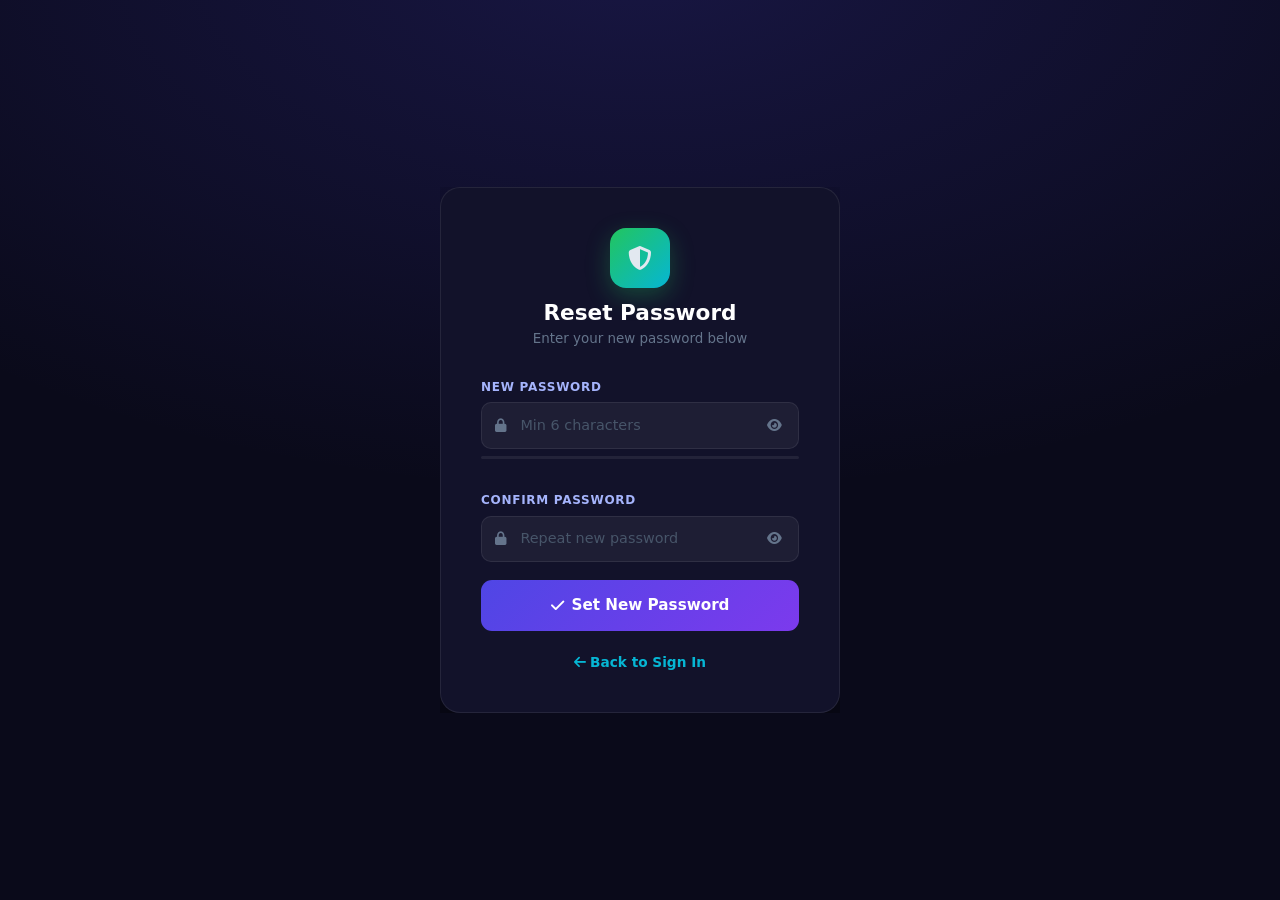
<file: templates/reset_password.html>
<!DOCTYPE html>
<html lang="en">
<head>
<meta charset="UTF-8"/>
<meta name="viewport" content="width=device-width,initial-scale=1,maximum-scale=5"/>
<title>Reset Password — DataAnalyst AI</title>
<link href="https://cdn.jsdelivr.net/npm/bootstrap@5.3.2/dist/css/bootstrap.min.css" rel="stylesheet"/>
<link href="https://cdnjs.cloudflare.com/ajax/libs/font-awesome/6.5.0/css/all.min.css" rel="stylesheet"/>
<style>
:root{--p:#4f46e5;--s:#7c3aed;--a:#06b6d4;--bg:#0a0a1a;--card:#12122a;--bdr:rgba(255,255,255,.08);--txt:#e2e8f0;--dim:#64748b;--muted:#475569}
*{box-sizing:border-box;margin:0;padding:0}
body{background:var(--bg);color:var(--txt);font-family:'Segoe UI',system-ui,sans-serif;min-height:100vh;display:flex;align-items:center;justify-content:center;padding:1rem;background-image:radial-gradient(ellipse 80% 60% at 50% -5%,rgba(79,70,229,.2),transparent)}
.auth-wrap{width:100%;max-width:400px}
.auth-card{background:var(--card);border:1px solid var(--bdr);border-radius:20px;padding:clamp(1.5rem,5vw,2.5rem);box-shadow:0 32px 80px rgba(0,0,0,.6)}
.logo{text-align:center;margin-bottom:1.8rem}
.logo-icon{width:60px;height:60px;border-radius:16px;margin:0 auto .75rem;background:linear-gradient(135deg,var(--ok,#22c55e),var(--a));display:flex;align-items:center;justify-content:center;font-size:1.5rem;box-shadow:0 8px 24px rgba(34,197,94,.3)}
.logo h1{font-size:1.35rem;font-weight:800;color:#fff;margin-bottom:.2rem}
.logo p{color:var(--dim);font-size:.84rem}
.alert-box{border-radius:10px;padding:.7rem 1rem;font-size:.84rem;display:none;margin-bottom:1rem;align-items:center;gap:.6rem}
.alert-box.error{background:rgba(239,68,68,.1);border:1px solid rgba(239,68,68,.25);color:#fca5a5}
.alert-box.success{background:rgba(34,197,94,.1);border:1px solid rgba(34,197,94,.25);color:#86efac}
.field{margin-bottom:1.1rem}
.field label{display:block;font-size:.75rem;font-weight:700;color:#a5b4fc;margin-bottom:.4rem;text-transform:uppercase;letter-spacing:.06em}
.input-wrap{position:relative}
.input-wrap .ico{position:absolute;left:.9rem;top:50%;transform:translateY(-50%);color:var(--dim);font-size:.82rem;pointer-events:none}
.input-wrap input{width:100%;background:rgba(255,255,255,.05);border:1px solid var(--bdr);border-radius:10px;color:var(--txt);padding:.72rem .9rem .72rem 2.4rem;font-size:clamp(.85rem,3vw,.9rem);outline:none;transition:all .2s;-webkit-appearance:none}
.input-wrap input:focus{border-color:var(--p);background:rgba(79,70,229,.08);box-shadow:0 0 0 3px rgba(79,70,229,.15)}
.input-wrap input::placeholder{color:var(--muted)}
.eye-btn{position:absolute;right:.85rem;top:50%;transform:translateY(-50%);background:none;border:none;color:var(--dim);cursor:pointer;padding:.2rem;font-size:.82rem}
.strength-bar{height:3px;background:rgba(255,255,255,.07);border-radius:99px;margin-top:.45rem;overflow:hidden}
.strength-fill{height:100%;border-radius:99px;transition:width .3s,background .3s;width:0%}
.strength-hint{font-size:.73rem;margin-top:.2rem;min-height:1em}
.btn-submit{width:100%;background:linear-gradient(135deg,var(--p),var(--s));border:none;color:#fff;padding:.875rem;border-radius:11px;font-size:.95rem;font-weight:700;cursor:pointer;transition:all .2s;display:flex;align-items:center;justify-content:center;gap:.5rem}
.btn-submit:hover{opacity:.9;transform:translateY(-1px)}
.btn-submit:disabled{opacity:.45;cursor:not-allowed;transform:none}
.auth-footer{text-align:center;margin-top:1.3rem;font-size:.855rem;color:var(--dim)}
.auth-footer a{color:var(--a);font-weight:600;text-decoration:none}
@media(max-width:480px){.auth-card{border-radius:14px;padding:1.4rem}.logo-icon{width:50px;height:50px}.logo h1{font-size:1.2rem}}
.auth-wrap{overflow-x:hidden}
</style>
</head>
<body>
<div class="auth-wrap">
  <div class="auth-card">

    <div class="logo">
      <div class="logo-icon"><i class="fas fa-shield-alt"></i></div>
      <h1>Reset Password</h1>
      <p>Enter your new password below</p>
    </div>

    <div class="alert-box error" id="err-box"><i class="fas fa-exclamation-circle"></i><span id="err-msg"></span></div>
    <div class="alert-box success" id="ok-box"><i class="fas fa-check-circle"></i><span id="ok-msg"></span></div>

    <div class="field">
      <label>New Password</label>
      <div class="input-wrap">
        <i class="fas fa-lock ico"></i>
        <input type="password" id="password" placeholder="Min 6 characters"
               autocomplete="new-password" oninput="checkStrength(this.value)"/>
        <button type="button" class="eye-btn" onclick="togglePwd('password',this)" tabindex="-1">
          <i class="fas fa-eye"></i>
        </button>
      </div>
      <div class="strength-bar"><div class="strength-fill" id="str-fill"></div></div>
      <p class="strength-hint" id="str-hint"></p>
    </div>

    <div class="field">
      <label>Confirm Password</label>
      <div class="input-wrap">
        <i class="fas fa-lock ico"></i>
        <input type="password" id="confirm" placeholder="Repeat new password"
               autocomplete="new-password"
               onkeydown="if(event.key==='Enter')resetPwd()"/>
        <button type="button" class="eye-btn" onclick="togglePwd('confirm',this)" tabindex="-1">
          <i class="fas fa-eye"></i>
        </button>
      </div>
    </div>

    <button class="btn-submit" id="btn-reset" onclick="resetPwd()">
      <i class="fas fa-check"></i>Set New Password
    </button>

    <div class="auth-footer"><a href="/login"><i class="fas fa-arrow-left me-1"></i>Back to Sign In</a></div>
  </div>
</div>

<script>
const TOKEN = new URLSearchParams(location.search).get('token') || '';
function togglePwd(id, btn) {
  const inp = document.getElementById(id);
  const ico = btn.querySelector('i');
  inp.type = inp.type === 'password' ? 'text' : 'password';
  ico.className = inp.type === 'password' ? 'fas fa-eye' : 'fas fa-eye-slash';
}
function checkStrength(pwd) {
  let s = 0;
  if (pwd.length >= 6) s++; if (pwd.length >= 10) s++;
  if (/[A-Z]/.test(pwd)) s++; if (/[0-9]/.test(pwd)) s++;
  if (/[^A-Za-z0-9]/.test(pwd)) s++;
  const lvl = [
    {w:'0%',c:'',t:''},
    {w:'25%',c:'#ef4444',t:'Weak'},
    {w:'50%',c:'#f59e0b',t:'Fair'},
    {w:'75%',c:'#06b6d4',t:'Good'},
    {w:'100%',c:'#22c55e',t:'Strong ✓'},
  ];
  const l = lvl[Math.min(s,4)];
  document.getElementById('str-fill').style.cssText = `width:${l.w};background:${l.c}`;
  const h = document.getElementById('str-hint');
  h.textContent = l.t; h.style.color = l.c;
}
async function resetPwd() {
  const pwd = document.getElementById('password').value;
  const cfm = document.getElementById('confirm').value;
  const btn = document.getElementById('btn-reset');
  document.getElementById('err-box').style.display = 'none';
  if (!pwd || !cfm) { showErr('Please fill in both fields.'); return; }
  if (pwd.length < 6) { showErr('Password must be at least 6 characters.'); return; }
  if (pwd !== cfm) { showErr('Passwords do not match.'); return; }
  if (!TOKEN) { showErr('Invalid reset link. Please request a new one.'); return; }
  btn.disabled = true;
  btn.innerHTML = '<i class="fas fa-spinner fa-spin"></i> Saving…';
  try {
    const res  = await fetch('/api/reset-password', {
      method: 'POST',
      headers: {'Content-Type':'application/json'},
      body: JSON.stringify({token: TOKEN, password: pwd})
    });
    const data = await res.json();
    if (!res.ok) { showErr(data.error || 'Reset failed.'); btn.disabled = false; btn.innerHTML = '<i class="fas fa-check"></i>Set New Password'; return; }
    document.getElementById('ok-msg').textContent = 'Password updated! Redirecting to login…';
    document.getElementById('ok-box').style.display = 'flex';
    setTimeout(() => { window.location.href = '/login'; }, 1800);
  } catch(e) {
    showErr('Network error. Please try again.');
    btn.disabled = false; btn.innerHTML = '<i class="fas fa-check"></i>Set New Password';
  }
}
function showErr(msg) {
  document.getElementById('err-msg').textContent = msg;
  document.getElementById('err-box').style.display = 'flex';
}
</script>
</body>
</html>
</file>
